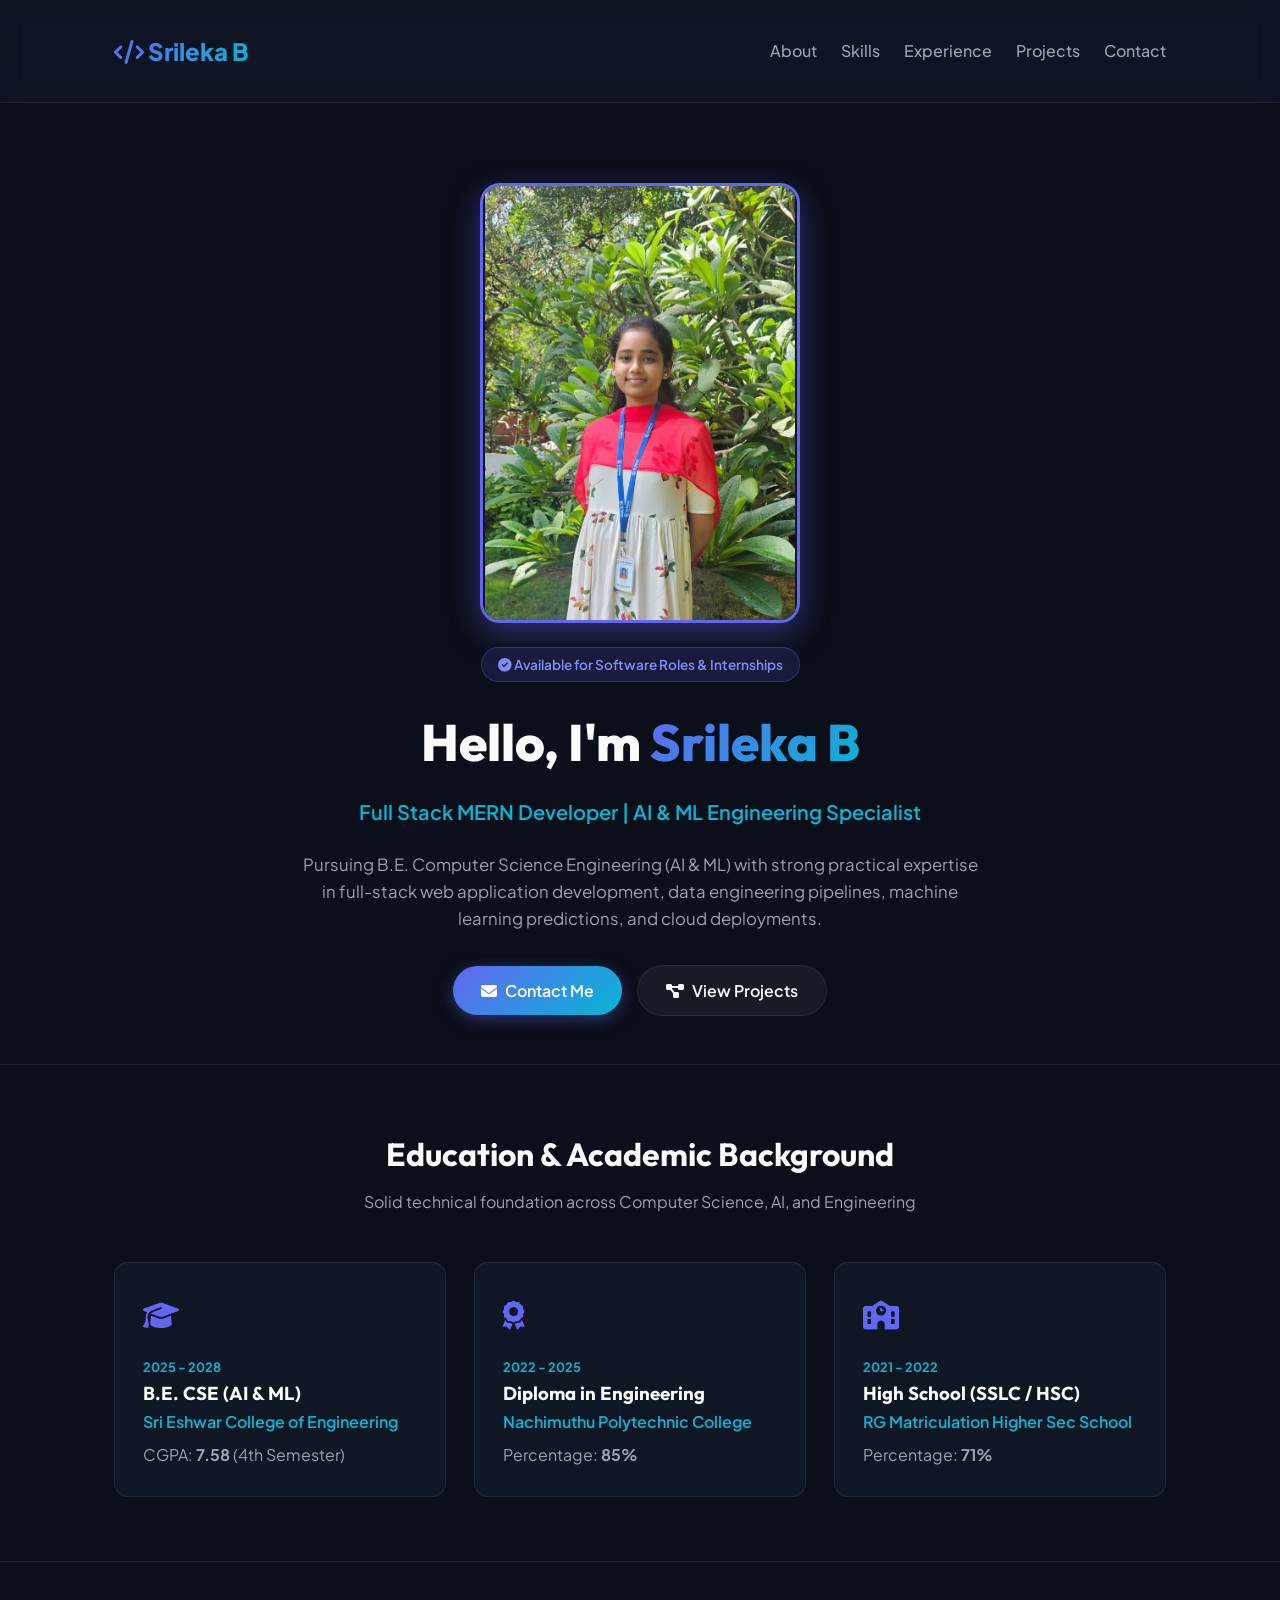
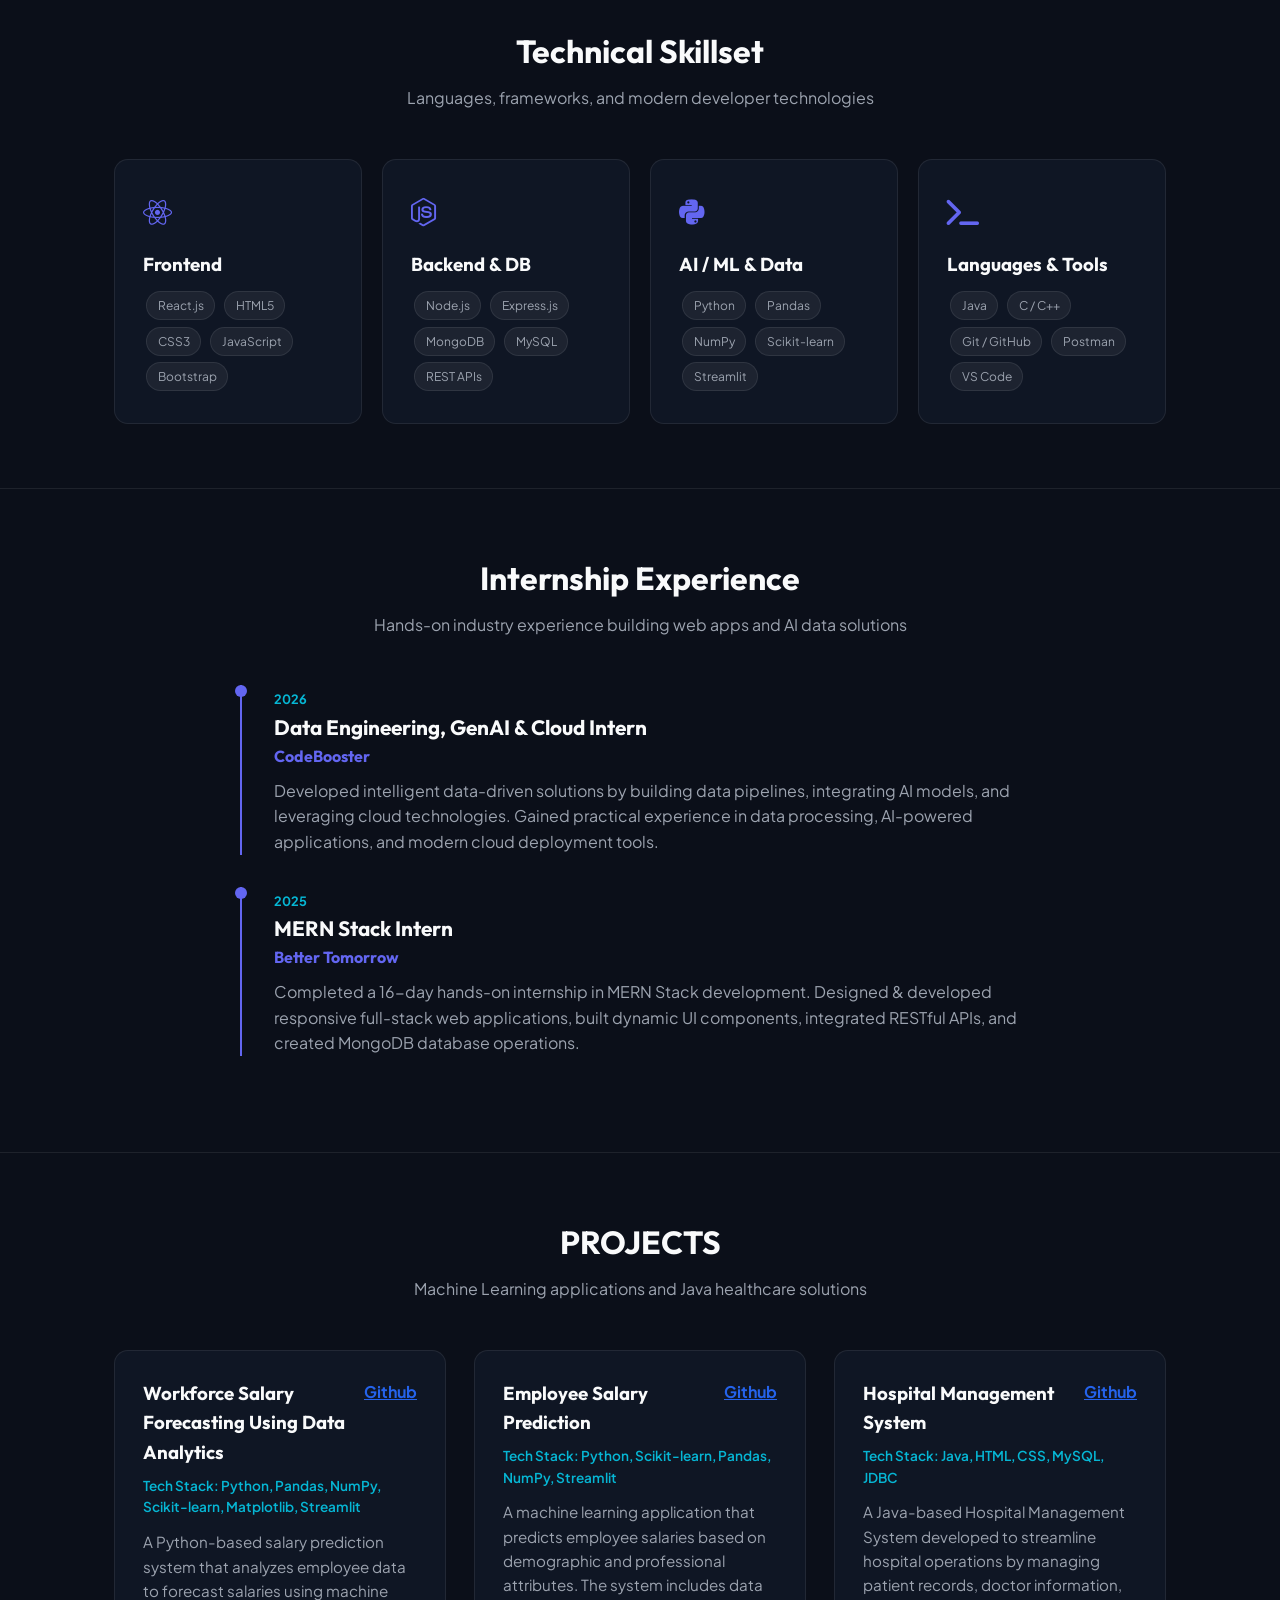
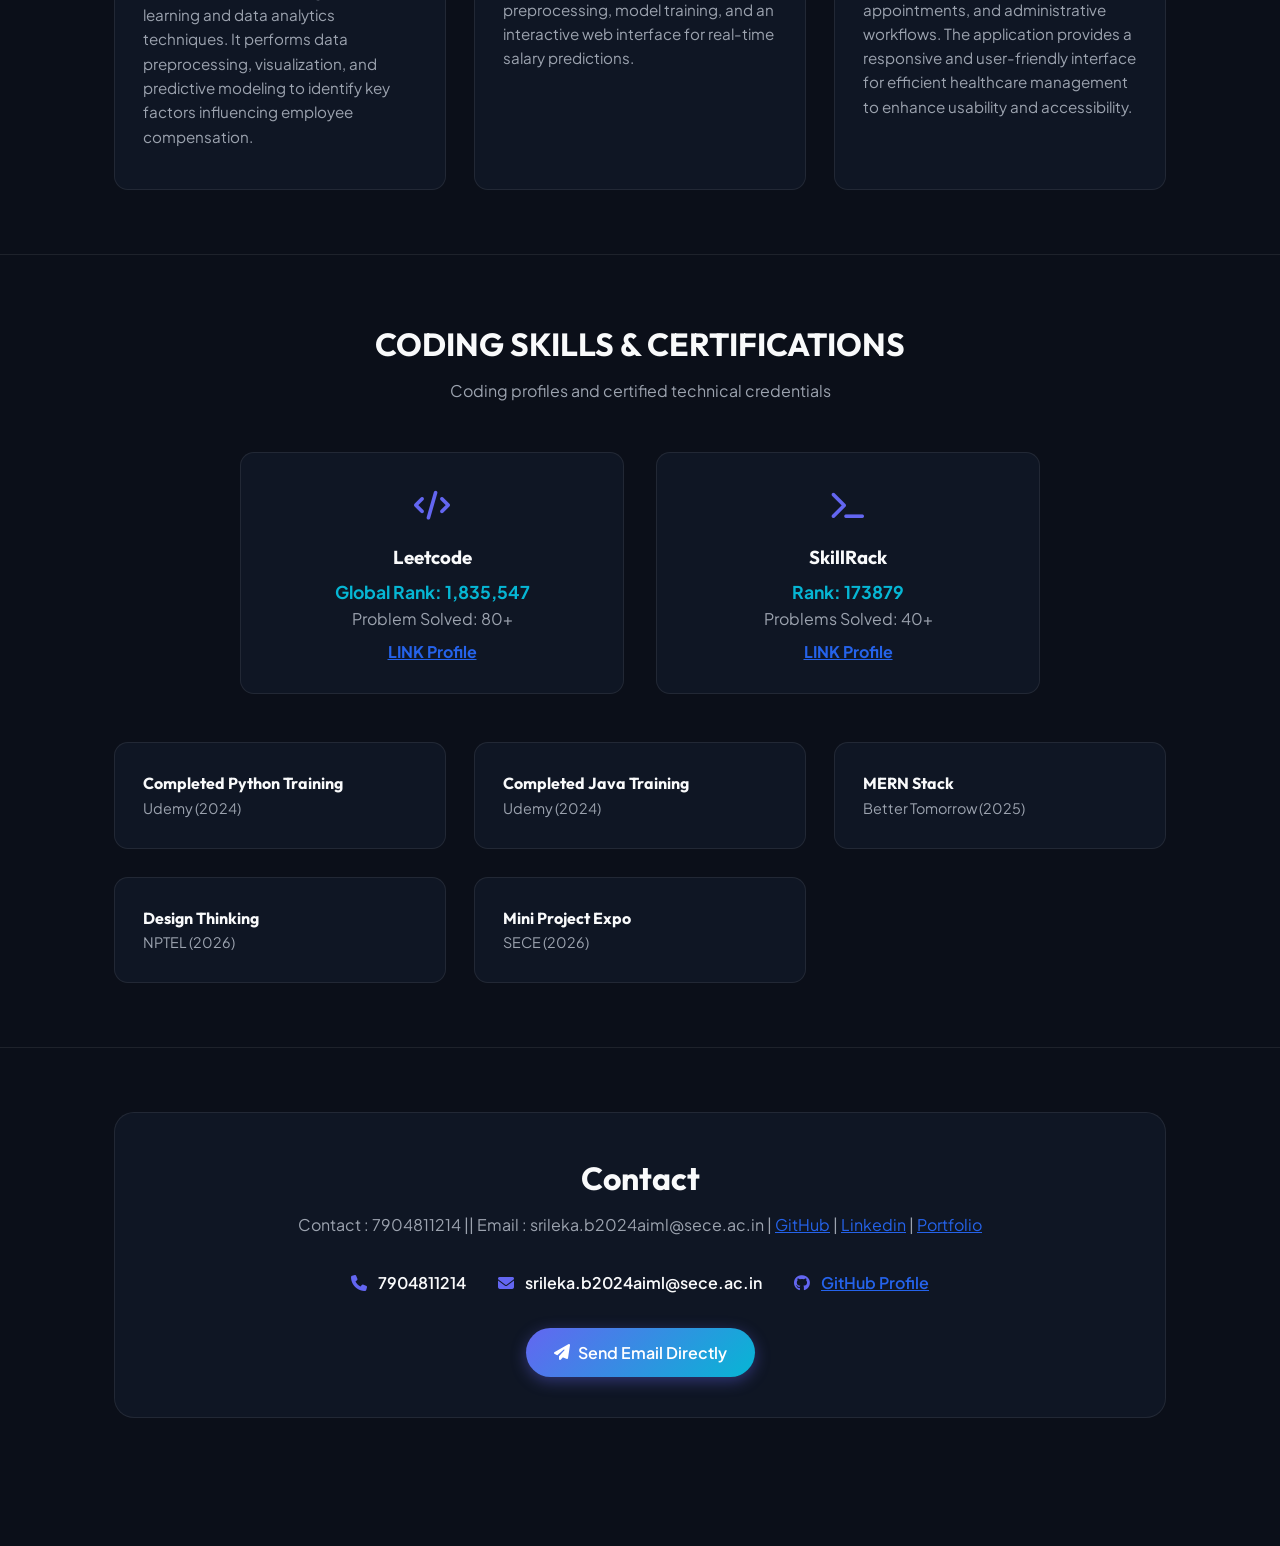
<file: Srileka_B_Portfolio.html>
<!DOCTYPE html>
<html lang="en">
<head>
  <meta charset="UTF-8">
  <meta name="viewport" content="width=device-width, initial-scale=1.0">
  <title>Srileka B - Full Stack & AI/ML Portfolio</title>
  <link rel="stylesheet" href="https://cdnjs.cloudflare.com/ajax/libs/font-awesome/6.5.1/css/all.min.css">
  <link href="https://fonts.googleapis.com/css2?family=Outfit:wght@300;400;500;600;700;800&family=Plus+Jakarta+Sans:wght@400;500;600;700&display=swap" rel="stylesheet">
  <style>
    :root {
      --bg-primary: #0b0f19;
      --bg-secondary: #111827;
      --bg-card: rgba(17, 24, 39, 0.8);
      --border-color: rgba(255, 255, 255, 0.08);
      --text-primary: #f9fafb;
      --text-secondary: #9ca3af;
      --accent-primary: #6366f1;
      --accent-secondary: #06b6d4;
      --accent-tertiary: #10b981;
      --gradient-primary: linear-gradient(135deg, #6366f1 0%, #06b6d4 100%);
      --radius-md: 14px;
      --radius-lg: 20px;
    }
    * { margin: 0; padding: 0; box-sizing: border-box; }
    body {
      font-family: 'Plus Jakarta Sans', sans-serif;
      background: var(--bg-primary);
      color: var(--text-primary);
      line-height: 1.6;
      padding-bottom: 4rem;
    }
    h1, h2, h3, h4 { font-family: 'Outfit', sans-serif; }
    .container { max-width: 1100px; margin: 0 auto; padding: 0 1.5rem; }
    
    /* Header */
    header {
      padding: 2rem 0;
      border-bottom: 1px solid var(--border-color);
      background: rgba(17, 24, 39, 0.6);
      backdrop-filter: blur(12px);
      position: sticky;
      top: 0;
      z-index: 100;
    }
    .header-content {
      display: flex;
      justify-content: space-between;
      align-items: center;
    }
    .logo {
      font-size: 1.5rem;
      font-weight: 800;
      background: var(--gradient-primary);
      -webkit-background-clip: text;
      -webkit-text-fill-color: transparent;
    }
    .nav-links { display: flex; gap: 1.5rem; list-style: none; }
    .nav-links a { color: var(--text-secondary); text-decoration: none; font-weight: 500; transition: 0.3s; }
    .nav-links a:hover { color: var(--text-primary); }

    /* Hero */
    .hero { padding: 5rem 0 3rem 0; text-align: center; }
    .badge {
      display: inline-block;
      padding: 0.35rem 1rem;
      border-radius: 99px;
      background: rgba(99, 102, 241, 0.15);
      border: 1px solid rgba(99, 102, 241, 0.3);
      color: #818cf8;
      font-size: 0.85rem;
      font-weight: 600;
      margin-bottom: 1.25rem;
    }
    .hero h1 { font-size: 3.2rem; font-weight: 800; margin-bottom: 0.75rem; }
    .hero h1 span { background: var(--gradient-primary); -webkit-background-clip: text; -webkit-text-fill-color: transparent; }
    .hero-subtitle { font-size: 1.25rem; color: var(--accent-secondary); font-weight: 600; margin-bottom: 1.5rem; }
    .hero-bio { max-width: 680px; margin: 0 auto 2rem auto; color: var(--text-secondary); font-size: 1.05rem; }
    .btn {
      display: inline-flex;
      align-items: center;
      gap: 0.5rem;
      padding: 0.75rem 1.75rem;
      border-radius: 99px;
      font-weight: 600;
      text-decoration: none;
      transition: 0.3s;
      cursor: pointer;
      border: none;
    }
    .btn-primary { background: var(--gradient-primary); color: white; box-shadow: 0 4px 15px rgba(99, 102, 241, 0.4); }
    .btn-primary:hover { transform: translateY(-2px); box-shadow: 0 8px 25px rgba(99, 102, 241, 0.6); }
    .btn-outline { background: rgba(255, 255, 255, 0.05); color: var(--text-primary); border: 1px solid var(--border-color); margin-left: 0.75rem; }
    .btn-outline:hover { background: rgba(255, 255, 255, 0.1); }

    /* Sections */
    section { padding: 4rem 0; border-top: 1px solid var(--border-color); }
    .section-title { font-size: 2rem; font-weight: 700; margin-bottom: 0.5rem; text-align: center; }
    .section-desc { text-align: center; color: var(--text-secondary); margin-bottom: 3rem; }

    /* Grid Layouts */
    .grid-2 { display: grid; grid-template-columns: repeat(2, 1fr); gap: 2rem; }
    .grid-3 { display: grid; grid-template-columns: repeat(3, 1fr); gap: 1.75rem; }
    .grid-4 { display: grid; grid-template-columns: repeat(4, 1fr); gap: 1.25rem; }

    /* Cards */
    .card {
      background: var(--bg-card);
      border: 1px solid var(--border-color);
      border-radius: var(--radius-md);
      padding: 1.75rem;
      transition: 0.3s;
    }
    .card:hover { border-color: var(--accent-primary); transform: translateY(-4px); }
    .card-icon { font-size: 1.8rem; color: var(--accent-primary); margin-bottom: 1rem; }

    /* Tags */
    .tag {
      display: inline-block;
      padding: 0.25rem 0.65rem;
      background: rgba(255, 255, 255, 0.06);
      border: 1px solid var(--border-color);
      border-radius: 99px;
      font-size: 0.75rem;
      color: var(--text-secondary);
      margin: 0.2rem;
    }

    /* Timeline */
    .timeline-item {
      position: relative;
      padding-left: 2rem;
      margin-bottom: 2rem;
      border-left: 2px solid var(--accent-primary);
    }
    .timeline-item::before {
      content: '';
      position: absolute;
      left: -7px;
      top: 0;
      width: 12px;
      height: 12px;
      border-radius: 50%;
      background: var(--accent-primary);
    }
    .timeline-date { font-size: 0.8rem; font-weight: 700; color: var(--accent-secondary); }

    /* Contact Details */
    .contact-box {
      background: var(--bg-card);
      border: 1px solid var(--border-color);
      border-radius: var(--radius-lg);
      padding: 2.5rem;
      text-align: center;
    }

    @media (max-width: 768px) {
      .grid-2, .grid-3, .grid-4 { grid-template-columns: 1fr; }
      .hero h1 { font-size: 2.2rem; }
    }
  </style>
</head>
<body>

  <!-- Navigation -->
  <header>
    <div class="container header-content">
      <div class="logo"><i class="fa-solid fa-code"></i> Srileka B</div>
      <ul class="nav-links">
        <li><a href="#about">About</a></li>
        <li><a href="#skills">Skills</a></li>
        <li><a href="#experience">Experience</a></li>
        <li><a href="#projects">Projects</a></li>
        <li><a href="#contact">Contact</a></li>
      </ul>
    </div>
  </header>

  <!-- Hero Section -->
  <div class="hero container">
    <div style="width: 320px; max-width: 100%; height: 440px; margin: 0 auto 1.5rem auto; border-radius: var(--radius-lg); overflow: hidden; border: 3px solid var(--accent-primary); box-shadow: 0 10px 30px rgba(99,102,241,0.4); background: rgba(17, 24, 39, 0.8);">
      <img src="assets/srileka_photo.jpg" alt="Srileka B" style="width: 100%; height: 100%; object-fit: contain;">
    </div>
    <span class="badge"><i class="fa-solid fa-circle-check"></i> Available for Software Roles & Internships</span>
    <h1>Hello, I'm <span>Srileka B</span></h1>
    <div class="hero-subtitle">Full Stack MERN Developer | AI & ML Engineering Specialist</div>
    <p class="hero-bio">
      Pursuing B.E. Computer Science Engineering (AI & ML) with strong practical expertise in full-stack web application development, data engineering pipelines, machine learning predictions, and cloud deployments.
    </p>
    <div>
      <a href="#contact" class="btn btn-primary"><i class="fa-solid fa-envelope"></i> Contact Me</a>
      <a href="#projects" class="btn btn-outline"><i class="fa-solid fa-diagram-project"></i> View Projects</a>
    </div>
  </div>

  <!-- About & Education -->
  <section id="about">
    <div class="container">
      <h2 class="section-title">Education & Academic Background</h2>
      <p class="section-desc">Solid technical foundation across Computer Science, AI, and Engineering</p>
      
      <div class="grid-3">
        <div class="card">
          <div class="card-icon"><i class="fa-solid fa-graduation-cap"></i></div>
          <span class="timeline-date">2025 - 2028</span>
          <h3>B.E. CSE (AI & ML)</h3>
          <p style="color: var(--accent-secondary); font-weight: 600;">Sri Eshwar College of Engineering</p>
          <p style="margin-top: 0.5rem; color: var(--text-secondary);">CGPA: <strong>7.58</strong> (4th Semester)</p>
        </div>

        <div class="card">
          <div class="card-icon"><i class="fa-solid fa-award"></i></div>
          <span class="timeline-date">2022 - 2025</span>
          <h3>Diploma in Engineering</h3>
          <p style="color: var(--accent-secondary); font-weight: 600;">Nachimuthu Polytechnic College</p>
          <p style="margin-top: 0.5rem; color: var(--text-secondary);">Percentage: <strong>85%</strong></p>
        </div>

        <div class="card">
          <div class="card-icon"><i class="fa-solid fa-school"></i></div>
          <span class="timeline-date">2021 - 2022</span>
          <h3>High School (SSLC / HSC)</h3>
          <p style="color: var(--accent-secondary); font-weight: 600;">RG Matriculation Higher Sec School</p>
          <p style="margin-top: 0.5rem; color: var(--text-secondary);">Percentage: <strong>71%</strong></p>
        </div>
      </div>
    </div>
  </section>

  <!-- Skills -->
  <section id="skills">
    <div class="container">
      <h2 class="section-title">Technical Skillset</h2>
      <p class="section-desc">Languages, frameworks, and modern developer technologies</p>

      <div class="grid-4">
        <div class="card">
          <div class="card-icon"><i class="fa-brands fa-react"></i></div>
          <h3>Frontend</h3>
          <div style="margin-top: 0.5rem;">
            <span class="tag">React.js</span>
            <span class="tag">HTML5</span>
            <span class="tag">CSS3</span>
            <span class="tag">JavaScript</span>
            <span class="tag">Bootstrap</span>
          </div>
        </div>

        <div class="card">
          <div class="card-icon"><i class="fa-brands fa-node-js"></i></div>
          <h3>Backend & DB</h3>
          <div style="margin-top: 0.5rem;">
            <span class="tag">Node.js</span>
            <span class="tag">Express.js</span>
            <span class="tag">MongoDB</span>
            <span class="tag">MySQL</span>
            <span class="tag">REST APIs</span>
          </div>
        </div>

        <div class="card">
          <div class="card-icon"><i class="fa-brands fa-python"></i></div>
          <h3>AI / ML & Data</h3>
          <div style="margin-top: 0.5rem;">
            <span class="tag">Python</span>
            <span class="tag">Pandas</span>
            <span class="tag">NumPy</span>
            <span class="tag">Scikit-learn</span>
            <span class="tag">Streamlit</span>
          </div>
        </div>

        <div class="card">
          <div class="card-icon"><i class="fa-solid fa-terminal"></i></div>
          <h3>Languages & Tools</h3>
          <div style="margin-top: 0.5rem;">
            <span class="tag">Java</span>
            <span class="tag">C / C++</span>
            <span class="tag">Git / GitHub</span>
            <span class="tag">Postman</span>
            <span class="tag">VS Code</span>
          </div>
        </div>
      </div>
    </div>
  </section>

  <!-- Internships -->
  <section id="experience">
    <div class="container">
      <h2 class="section-title">Internship Experience</h2>
      <p class="section-subtitle section-desc">Hands-on industry experience building web apps and AI data solutions</p>

      <div style="max-width: 800px; margin: 0 auto;">
        <div class="timeline-item">
          <span class="timeline-date">2026</span>
          <h3 style="font-size: 1.3rem;">Data Engineering, GenAI & Cloud Intern</h3>
          <h4 style="color: var(--accent-primary); margin-bottom: 0.5rem;">CodeBooster</h4>
          <p style="color: var(--text-secondary);">
            Developed intelligent data-driven solutions by building data pipelines, integrating AI models, and leveraging cloud technologies. Gained practical experience in data processing, AI-powered applications, and modern cloud deployment tools.
          </p>
        </div>

        <div class="timeline-item">
          <span class="timeline-date">2025</span>
          <h3 style="font-size: 1.3rem;">MERN Stack Intern</h3>
          <h4 style="color: var(--accent-primary); margin-bottom: 0.5rem;">Better Tomorrow</h4>
          <p style="color: var(--text-secondary);">
            Completed a 16-day hands-on internship in MERN Stack development. Designed & developed responsive full-stack web applications, built dynamic UI components, integrated RESTful APIs, and created MongoDB database operations.
          </p>
        </div>
      </div>
    </div>
  </section>

  <!-- Projects -->
  <section id="projects">
    <div class="container">
      <h2 class="section-title">PROJECTS</h2>
      <p class="section-desc">Machine Learning applications and Java healthcare solutions</p>

      <div class="grid-3">
        <div class="card">
          <div style="display: flex; justify-content: space-between; align-items: flex-start;">
            <h3>Workforce Salary Forecasting Using Data Analytics</h3>
            <a href="https://github.com/" target="_blank" rel="noopener noreferrer" style="color: #2563eb; font-weight: 700; text-decoration: underline;">Github</a>
          </div>
          <p style="font-size: 0.85rem; color: var(--accent-secondary); margin: 0.4rem 0; font-weight: 600;">
            Tech Stack: Python, Pandas, NumPy, Scikit-learn, Matplotlib, Streamlit
          </p>
          <p style="color: var(--text-secondary); font-size: 0.95rem; margin: 0.75rem 0;">
            A Python-based salary prediction system that analyzes employee data to forecast salaries using machine learning and data analytics techniques. It performs data preprocessing, visualization, and predictive modeling to identify key factors influencing employee compensation.
          </p>
        </div>

        <div class="card">
          <div style="display: flex; justify-content: space-between; align-items: flex-start;">
            <h3>Employee Salary Prediction</h3>
            <a href="https://github.com/" target="_blank" rel="noopener noreferrer" style="color: #2563eb; font-weight: 700; text-decoration: underline;">Github</a>
          </div>
          <p style="font-size: 0.85rem; color: var(--accent-secondary); margin: 0.4rem 0; font-weight: 600;">
            Tech Stack: Python, Scikit-learn, Pandas, NumPy, Streamlit
          </p>
          <p style="color: var(--text-secondary); font-size: 0.95rem; margin: 0.75rem 0;">
            A machine learning application that predicts employee salaries based on demographic and professional attributes. The system includes data preprocessing, model training, and an interactive web interface for real-time salary predictions.
          </p>
        </div>

        <div class="card">
          <div style="display: flex; justify-content: space-between; align-items: flex-start;">
            <h3>Hospital Management System</h3>
            <a href="https://github.com/" target="_blank" rel="noopener noreferrer" style="color: #2563eb; font-weight: 700; text-decoration: underline;">Github</a>
          </div>
          <p style="font-size: 0.85rem; color: var(--accent-secondary); margin: 0.4rem 0; font-weight: 600;">
            Tech Stack: Java, HTML, CSS, MySQL, JDBC
          </p>
          <p style="color: var(--text-secondary); font-size: 0.95rem; margin: 0.75rem 0;">
            A Java-based Hospital Management System developed to streamline hospital operations by managing patient records, doctor information, appointments, and administrative workflows. The application provides a responsive and user-friendly interface for efficient healthcare management to enhance usability and accessibility.
          </p>
        </div>
      </div>
    </div>
  </section>

  <!-- Certifications & Problem Solving -->
  <section id="achievements">
    <div class="container">
      <h2 class="section-title">CODING SKILLS & CERTIFICATIONS</h2>
      <p class="section-desc">Coding profiles and certified technical credentials</p>

      <div class="grid-2" style="max-width: 800px; margin: 0 auto 3rem auto;">
        <div class="card" style="text-align: center;">
          <div class="card-icon"><i class="fa-solid fa-code"></i></div>
          <h3>Leetcode</h3>
          <p style="color: var(--accent-secondary); font-weight: 700; font-size: 1.1rem; margin-top: 0.3rem;">Global Rank: 1,835,547</p>
          <p style="color: var(--text-secondary); margin-bottom: 0.5rem;">Problem Solved: 80+</p>
          <a href="https://leetcode.com/" target="_blank" rel="noopener noreferrer" style="color: #2563eb; font-weight: 700; text-decoration: underline;">LINK Profile</a>
        </div>

        <div class="card" style="text-align: center;">
          <div class="card-icon"><i class="fa-solid fa-terminal"></i></div>
          <h3>SkillRack</h3>
          <p style="color: var(--accent-secondary); font-weight: 700; font-size: 1.1rem; margin-top: 0.3rem;">Rank: 173879</p>
          <p style="color: var(--text-secondary); margin-bottom: 0.5rem;">Problems Solved: 40+</p>
          <a href="https://www.skillrack.com/" target="_blank" rel="noopener noreferrer" style="color: #2563eb; font-weight: 700; text-decoration: underline;">LINK Profile</a>
        </div>
      </div>

      <div class="grid-3">
        <div class="card">
          <h4>Completed Python Training</h4>
          <p style="color: var(--text-secondary); font-size: 0.9rem;">Udemy (2024)</p>
        </div>
        <div class="card">
          <h4>Completed Java Training</h4>
          <p style="color: var(--text-secondary); font-size: 0.9rem;">Udemy (2024)</p>
        </div>
        <div class="card">
          <h4>MERN Stack</h4>
          <p style="color: var(--text-secondary); font-size: 0.9rem;">Better Tomorrow (2025)</p>
        </div>
        <div class="card">
          <h4>Design Thinking</h4>
          <p style="color: var(--text-secondary); font-size: 0.9rem;">NPTEL (2026)</p>
        </div>
        <div class="card">
          <h4>Mini Project Expo</h4>
          <p style="color: var(--text-secondary); font-size: 0.9rem;">SECE (2026)</p>
        </div>
      </div>
    </div>
  </section>

  <!-- Contact -->
  <section id="contact">
    <div class="container">
      <div class="contact-box">
        <h2 style="font-size: 2rem; margin-bottom: 0.5rem;">Contact</h2>
        <p style="color: var(--text-secondary); margin-bottom: 2rem;">Contact : 7904811214 || Email : srileka.b2024aiml@sece.ac.in | <a href="https://github.com/" target="_blank" style="color: #2563eb; text-decoration: underline;">GitHub</a> | <a href="https://linkedin.com/" target="_blank" style="color: #2563eb; text-decoration: underline;">Linkedin</a> | <a href="#" style="color: #2563eb; text-decoration: underline;">Portfolio</a></p>
        
        <div style="display: flex; justify-content: center; gap: 2rem; flex-wrap: wrap; margin-bottom: 2rem;">
          <div>
            <i class="fa-solid fa-phone" style="color: var(--accent-primary);"></i>
            <span style="font-weight: 600; margin-left: 0.5rem;">7904811214</span>
          </div>
          <div>
            <i class="fa-solid fa-envelope" style="color: var(--accent-primary);"></i>
            <span style="font-weight: 600; margin-left: 0.5rem;">srileka.b2024aiml@sece.ac.in</span>
          </div>
          <div>
            <i class="fa-brands fa-github" style="color: var(--accent-primary);"></i>
            <a href="https://github.com/" target="_blank" style="color: #2563eb; font-weight: 600; margin-left: 0.5rem; text-decoration: underline;">GitHub Profile</a>
          </div>
        </div>

        <a href="mailto:srileka.b2024aiml@sece.ac.in" class="btn btn-primary"><i class="fa-solid fa-paper-plane"></i> Send Email Directly</a>
      </div>
    </div>
  </section>

</body>
</html>
</file>
